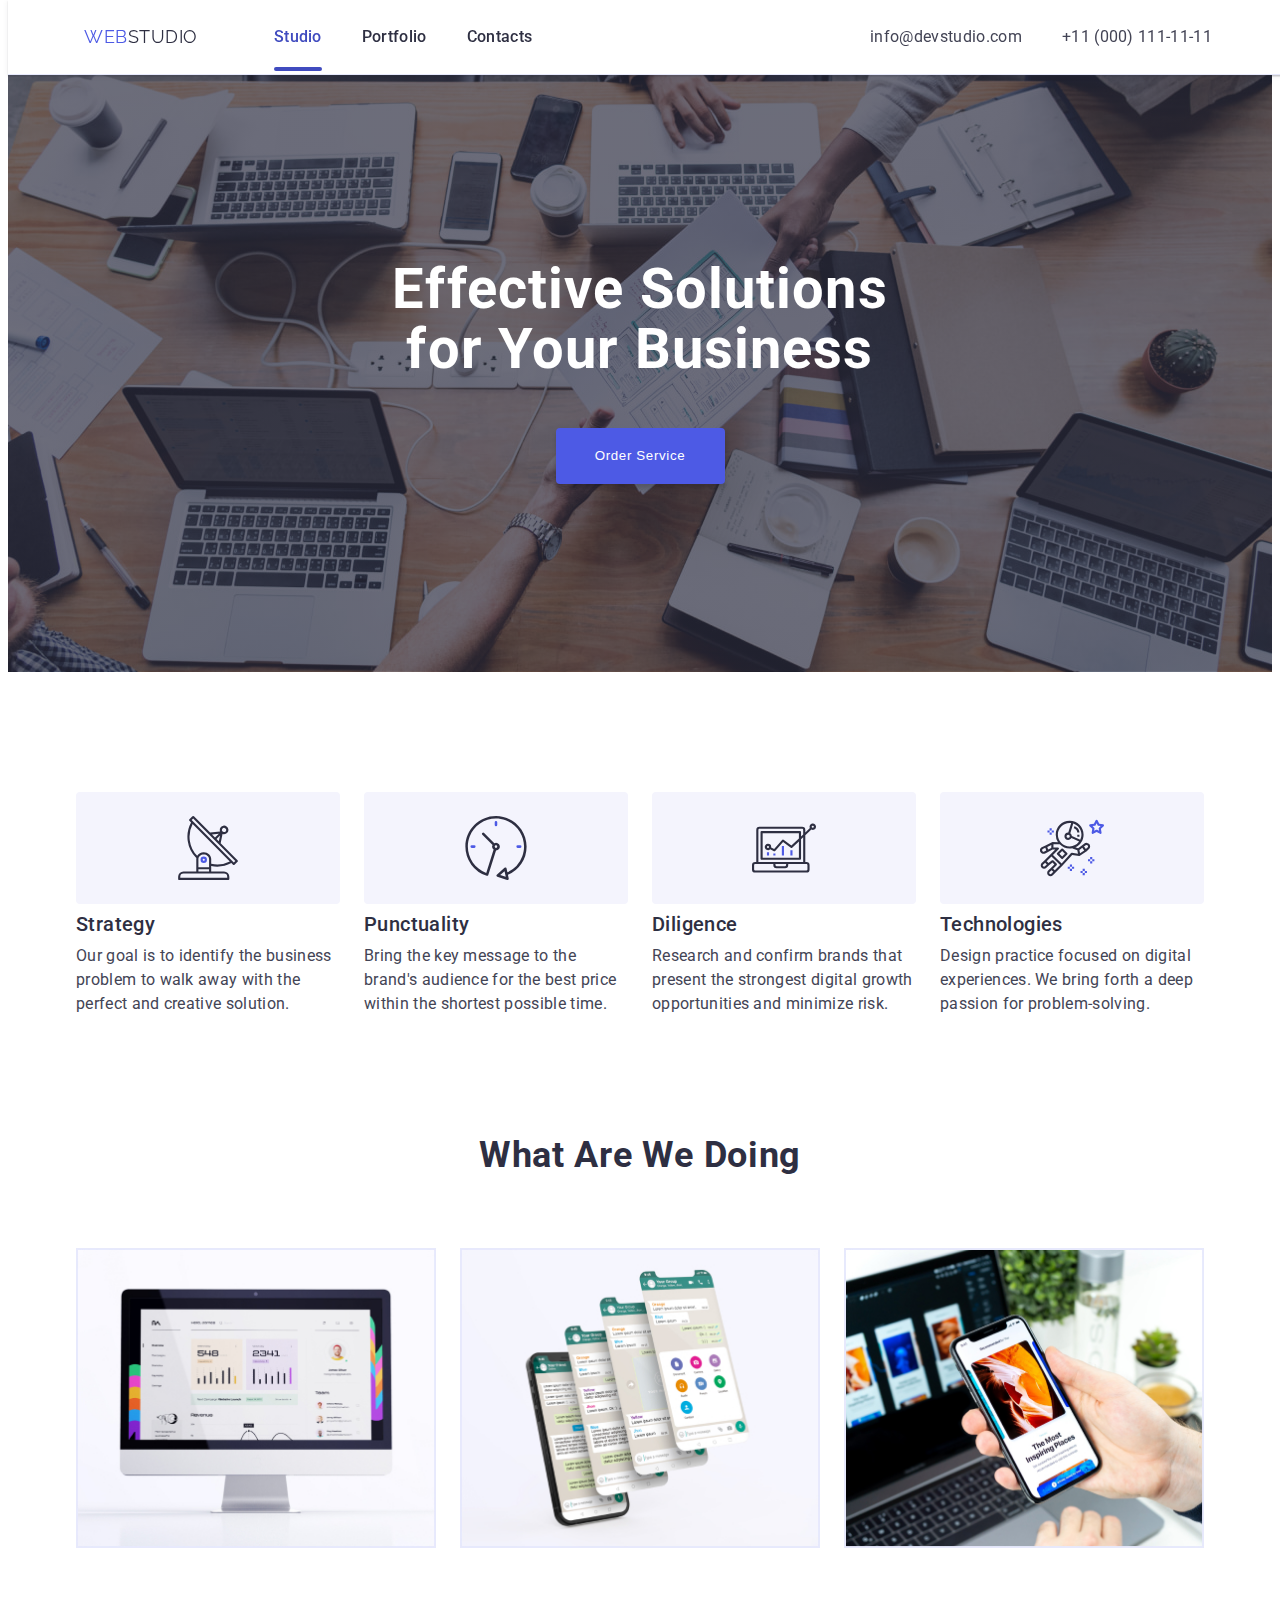
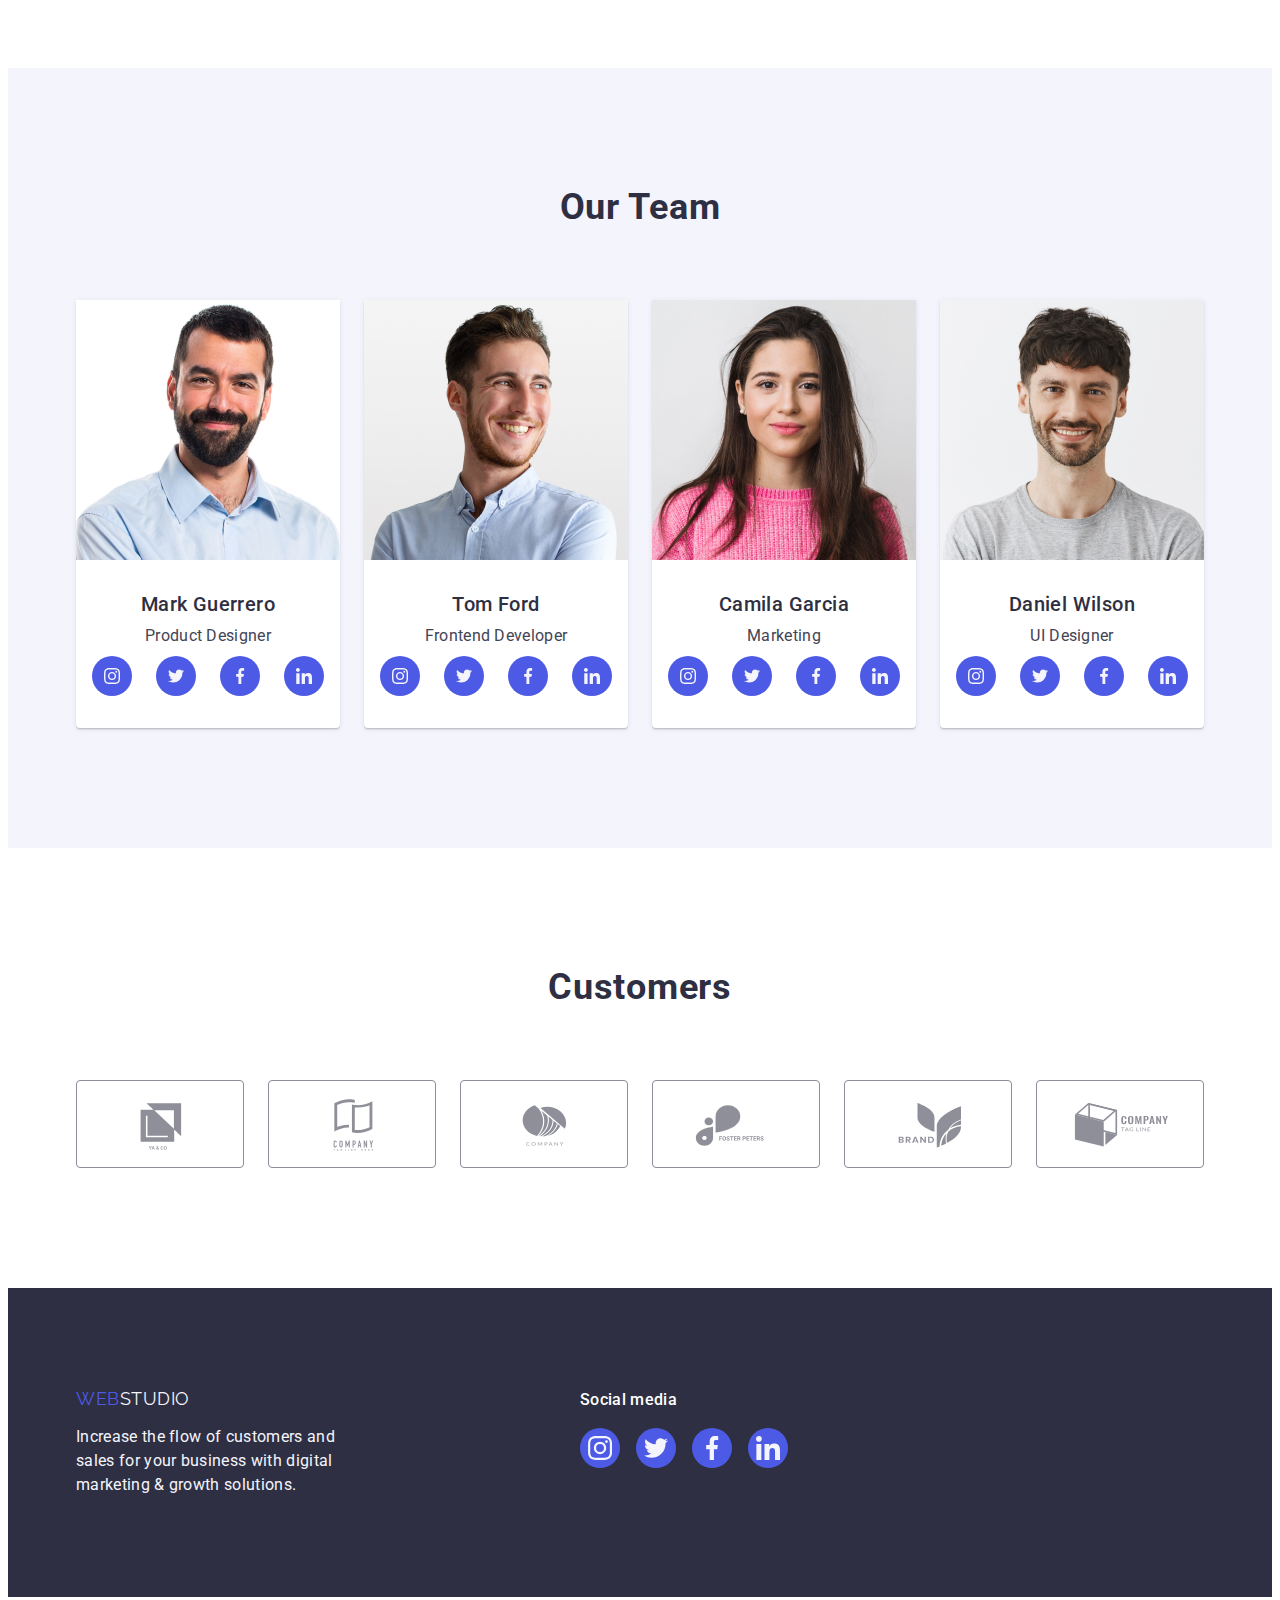
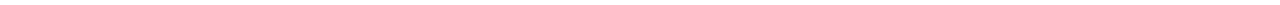
<file: index.html>
<!DOCTYPE html>
<html lang="en">
  <head>
    <meta charset="UTF-8" />
    <meta name="viewport" content="width=device-width, initial-scale=1.0" />
    <title>WebStudio</title>
    <link rel="preconnect" href="https://fonts.googleapis.com" />
    <link rel="preconnect" href="https://fonts.gstatic.com" crossorigin />
    <link
      href="https://fonts.googleapis.com/css2?family=Raleway:wght@800&family=Roboto:wght@400;500;700&display=swap"
      rel="stylesheet"
    />
    <link
      rel="stylesheet"
      href="https://cdnjs.cloudflare.com/ajax/libs/modern-normalize/2.0.0/modern-normalize.min.css"
      integrity="sha512-4xo8blKMVCiXpTaLzQSLSw3KFOVPWhm/TRtuPVc4WG6kUgjH6J03IBuG7JZPkcWMxJ5huwaBpOpnwYElP/m6wg=="
      crossorigin="anonymous"
      referrerpolicy="no-referrer"
    />
    <link rel="stylesheet" href="./css/styles.css" />
  </head>
  <body>
    <!-- Header -->
    <header class="top-line">
      <div class="header-container container">
        <nav class="navigation">
          <a class="logo link" href="./index.html"
            >Web<span class="logo-dark">Studio</span></a
          >
          <ul class="nav-list list">
            <li>
              <a class="nav-list-item current link" href="./index.html"
                >Studio</a
              >
            </li>
            <li>
              <a class="nav-list-item link" href="./portfolio.html"
                >Portfolio</a
              >
            </li>
            <li>
              <a class="nav-list-item link" href="">Contacts</a>
            </li>
          </ul>
        </nav>
        <address class="address">
          <ul class="address-list list">
            <li>
              <a class="list link" href="mailto:info@devstudio.com"
                >info@devstudio.com</a
              >
            </li>
            <li>
              <a class="list link" href="tel:+110001111111"
                >+11 (000) 111-11-11</a
              >
            </li>
          </ul>
        </address>
      </div>
    </header>
    <!-- Main -->
    <main>
      <!-- Hero image -->
      <section class="hero">
        <div class="container">
          <h1 class="hero-title">Effective Solutions for Your Business</h1>
          <button class="hero-button" type="button" data-modal-open>
            Order Service
          </button>
        </div>
      </section>
      <!-- Qualities section -->
      <section class="qualities-section">
        <div class="container">
          <h2 class="visually-hidden">Our advantages</h2>
          <ul class="qualities-list list">
            <li class="qualities-list-item">
              <div class="qualities-list-wrapper">
                <svg class="qualities-icon" width="64" height="64">
                  <use href="./images/icons.svg#icon-antenna"></use>
                </svg>
              </div>
              <h3 class="feature-title">Strategy</h3>
              <p class="feature-text">
                Our goal is to identify the business problem to walk away with
                the perfect and creative solution.
              </p>
            </li>
            <li class="qualities-list-item">
              <div class="qualities-list-wrapper">
                <svg class="qualities-icon" width="64" height="64">
                  <use href="./images/icons.svg#icon-clock"></use>
                </svg>
              </div>
              <h3 class="feature-title">Punctuality</h3>
              <p class="feature-text">
                Bring the key message to the brand's audience for the best price
                within the shortest possible time.
              </p>
            </li>
            <li class="qualities-list-item">
              <div class="qualities-list-wrapper">
                <svg class="qualities-icon" width="64" height="64">
                  <use href="./images/icons.svg#icon-diagram"></use>
                </svg>
              </div>
              <h3 class="feature-title">Diligence</h3>
              <p class="feature-text">
                Research and confirm brands that present the strongest digital
                growth opportunities and minimize risk.
              </p>
            </li>
            <li class="qualities-list-item">
              <div class="qualities-list-wrapper">
                <svg class="qualities-icon" width="64" height="64">
                  <use href="./images/icons.svg#icon-astronaut"></use>
                </svg>
              </div>
              <h3 class="feature-title">Technologies</h3>
              <p class="feature-text">
                Design practice focused on digital experiences. We bring forth a
                deep passion for problem-solving.
              </p>
            </li>
          </ul>
        </div>
      </section>
      <!-- Products section -->
      <section class="products-section">
        <div class="container">
          <h2 class="section-title products-title">What are we doing</h2>
          <ul class="products-list list">
            <li class="products-list-item">
              <img
                class="products-img"
                src="./images/section-2/rectangle-71-2.jpg"
                alt="example of a site on a desktop"
                width="360"
                height="300"
              />
            </li>
            <li class="products-list-item">
              <img
                class="products-img"
                src="./images/section-2/rectangle-71-1.jpg"
                alt="example of a site on a smartphone"
                width="360"
                height="300"
              />
            </li>
            <li class="products-list-item">
              <img
                class="products-img"
                src="./images/section-2/rectangle-71.jpg"
                alt="example of site synchronization on different devices"
                width="360"
                height="300"
              />
            </li>
          </ul>
        </div>
      </section>
      <!-- Team section -->
      <section class="team-section">
        <div class="container">
          <h2 class="section-title team-title">Our Team</h2>
          <ul class="team-list list">
            <li class="team-list-item">
              <img
                src="./images/section-3/img-3.jpg"
                alt="Mark Guerrero"
                width="264"
                height="260"
              />
              <div class="team-container">
                <h3 class="team-member">Mark Guerrero</h3>
                <p class="team-position">Product Designer</p>
                <ul class="social-list list">
                  <li class="social-list-item">
                    <a href="" class="social-list-link link">
                      <svg class="social-list-icon" width="16" height="16">
                        <use href="./images/icons.svg#icon-instagram"></use>
                      </svg>
                    </a>
                  </li>
                  <li class="social-list-item">
                    <a href="" class="social-list-link link">
                      <svg class="social-list-icon" width="16" height="16">
                        <use href="./images/icons.svg#icon-twitter"></use>
                      </svg>
                    </a>
                  </li>
                  <li class="social-list-item">
                    <a href="" class="social-list-link link">
                      <svg class="social-list-icon" width="16" height="16">
                        <use href="./images/icons.svg#icon-facebook"></use>
                      </svg>
                    </a>
                  </li>
                  <li class="social-list-item">
                    <a href="" class="social-list-link link">
                      <svg class="social-list-icon" width="16" height="16">
                        <use href="./images/icons.svg#icon-linkedin"></use>
                      </svg>
                    </a>
                  </li>
                </ul>
              </div>
            </li>
            <li class="team-list-item">
              <img
                src="./images/section-3/img-2.jpg"
                alt="Tom Ford"
                width="264"
                height="260"
              />
              <div class="team-container">
                <h3 class="team-member">Tom Ford</h3>
                <p class="team-position">Frontend Developer</p>
                <ul class="social-list list">
                  <li class="social-list-item">
                    <a href="" class="social-list-link link">
                      <svg class="social-list-icon" width="16" height="16">
                        <use href="./images/icons.svg#icon-instagram"></use>
                      </svg>
                    </a>
                  </li>
                  <li class="social-list-item">
                    <a href="" class="social-list-link link">
                      <svg class="social-list-icon" width="16" height="16">
                        <use href="./images/icons.svg#icon-twitter"></use>
                      </svg>
                    </a>
                  </li>
                  <li class="social-list-item">
                    <a href="" class="social-list-link link">
                      <svg class="social-list-icon" width="16" height="16">
                        <use href="./images/icons.svg#icon-facebook"></use>
                      </svg>
                    </a>
                  </li>
                  <li class="social-list-item">
                    <a href="" class="social-list-link link">
                      <svg class="social-list-icon" width="16" height="16">
                        <use href="./images/icons.svg#icon-linkedin"></use>
                      </svg>
                    </a>
                  </li>
                </ul>
              </div>
            </li>
            <li class="team-list-item">
              <img
                src="./images/section-3/img-1.jpg"
                alt="Camila Garcia"
                width="264"
                height="260"
              />
              <div class="team-container">
                <h3 class="team-member">Camila Garcia</h3>
                <p class="team-position">Marketing</p>
                <ul class="social-list list">
                  <li class="social-list-item">
                    <a href="" class="social-list-link link">
                      <svg class="social-list-icon" width="16" height="16">
                        <use href="./images/icons.svg#icon-instagram"></use>
                      </svg>
                    </a>
                  </li>
                  <li class="social-list-item">
                    <a href="" class="social-list-link link">
                      <svg class="social-list-icon" width="16" height="16">
                        <use href="./images/icons.svg#icon-twitter"></use>
                      </svg>
                    </a>
                  </li>
                  <li class="social-list-item">
                    <a href="" class="social-list-link link">
                      <svg class="social-list-icon" width="16" height="16">
                        <use href="./images/icons.svg#icon-facebook"></use>
                      </svg>
                    </a>
                  </li>
                  <li class="social-list-item">
                    <a href="" class="social-list-link link">
                      <svg class="social-list-icon" width="16" height="16">
                        <use href="./images/icons.svg#icon-linkedin"></use>
                      </svg>
                    </a>
                  </li>
                </ul>
              </div>
            </li>
            <li class="team-list-item">
              <img
                src="./images/section-3/img.jpg"
                alt="Daniel Wilson"
                width="264"
                height="260"
              />
              <div class="team-container">
                <h3 class="team-member">Daniel Wilson</h3>
                <p class="team-position">UI Designer</p>
                <ul class="social-list list">
                  <li class="social-list-item">
                    <a href="" class="social-list-link link">
                      <svg class="social-list-icon" width="16" height="16">
                        <use href="./images/icons.svg#icon-instagram"></use>
                      </svg>
                    </a>
                  </li>
                  <li class="social-list-item">
                    <a href="" class="social-list-link link">
                      <svg class="social-list-icon" width="16" height="16">
                        <use href="./images/icons.svg#icon-twitter"></use>
                      </svg>
                    </a>
                  </li>
                  <li class="social-list-item">
                    <a href="" class="social-list-link link">
                      <svg class="social-list-icon" width="16" height="16">
                        <use href="./images/icons.svg#icon-facebook"></use>
                      </svg>
                    </a>
                  </li>
                  <li class="social-list-item">
                    <a href="" class="social-list-link link">
                      <svg class="social-list-icon" width="16" height="16">
                        <use href="./images/icons.svg#icon-linkedin"></use>
                      </svg>
                    </a>
                  </li>
                </ul>
              </div>
            </li>
          </ul>
        </div>
      </section>
      <!-- Customers section -->
      <section class="customers-section">
        <div class="container">
          <h2 class="section-title customers-title">Customers</h2>
          <ul class="customers-list list">
            <li class="customers-list-item">
              <a href="" class="customers-list-link link">
                <svg class="customer-icon" width="104" height="56">
                  <use href="./images/icons.svg#icon-company-1"></use>
                </svg>
              </a>
            </li>
            <li class="customers-list-item">
              <a href="" class="customers-list-link link">
                <svg class="customer-icon" width="104" height="56">
                  <use href="./images/icons.svg#icon-company-2"></use>
                </svg>
              </a>
            </li>
            <li class="customers-list-item">
              <a href="" class="customers-list-link link">
                <svg class="customer-icon" width="104" height="56">
                  <use href="./images/icons.svg#icon-company-3"></use>
                </svg>
              </a>
            </li>
            <li class="customers-list-item">
              <a href="" class="customers-list-link link">
                <svg class="customer-icon" width="104" height="56">
                  <use href="./images/icons.svg#icon-company-4"></use>
                </svg>
              </a>
            </li>
            <li class="customers-list-item">
              <a href="" class="customers-list-link link">
                <svg class="customer-icon" width="104" height="56">
                  <use href="./images/icons.svg#icon-company-5"></use>
                </svg>
              </a>
            </li>
            <li class="customers-list-item">
              <a href="" class="customers-list-link link">
                <svg class="customer-icon" width="104" height="56">
                  <use href="./images/icons.svg#icon-company-6"></use>
                </svg>
              </a>
            </li>
          </ul>
        </div>
      </section>
    </main>
    <!-- Footer -->
    <footer class="footer">
      <div class="footer-container container">
        <div class="footer-logo-container">
          <a class="logo-footer logo link" href="./index.html"
            >Web<span class="logo-footer logo-white">Studio</span></a
          >
          <p class="footer-text">
            Increase the flow of customers and sales for your business with
            digital marketing & growth solutions.
          </p>
        </div>
        <div class="footer-social-container">
          <p class="footer-social-text">Social media</p>
          <ul class="footer-customers-list list">
            <li class="footer-customers-list-item">
              <a href="" class="social-list-link social-footer-link link">
                <svg class="social-list-icon" width="24" height="24">
                  <use href="./images/icons.svg#icon-instagram"></use>
                </svg>
              </a>
            </li>
            <li class="footer-customers-list-item">
              <a href="" class="social-list-link social-footer-link link">
                <svg class="social-list-icon" width="24" height="24">
                  <use href="./images/icons.svg#icon-twitter"></use>
                </svg>
              </a>
            </li>
            <li class="footer-customers-list-item">
              <a href="" class="social-list-link social-footer-link link">
                <svg class="social-list-icon" width="24" height="24">
                  <use href="./images/icons.svg#icon-facebook"></use>
                </svg>
              </a>
            </li>
            <li class="footer-customers-list-item">
              <a href="" class="social-list-link social-footer-link link">
                <svg class="social-list-icon" width="24" height="24">
                  <use href="./images/icons.svg#icon-linkedin"></use>
                </svg>
              </a>
            </li>
          </ul>
        </div>
      </div>
    </footer>
    <!-- Modal window -->
    <div class="backdrop is-hidden" data-modal>
      <div class="modal">
        <button class="modal-btn" type="button" data-modal-close>
          <svg class="modal-btn-icon" width="8" height="8">
            <use href="./images/icons.svg#icon-close-black"></use>
          </svg>
        </button>
      </div>
    </div>
    <script src="./js/modal.js"></script>
  </body>
</html>
</file>
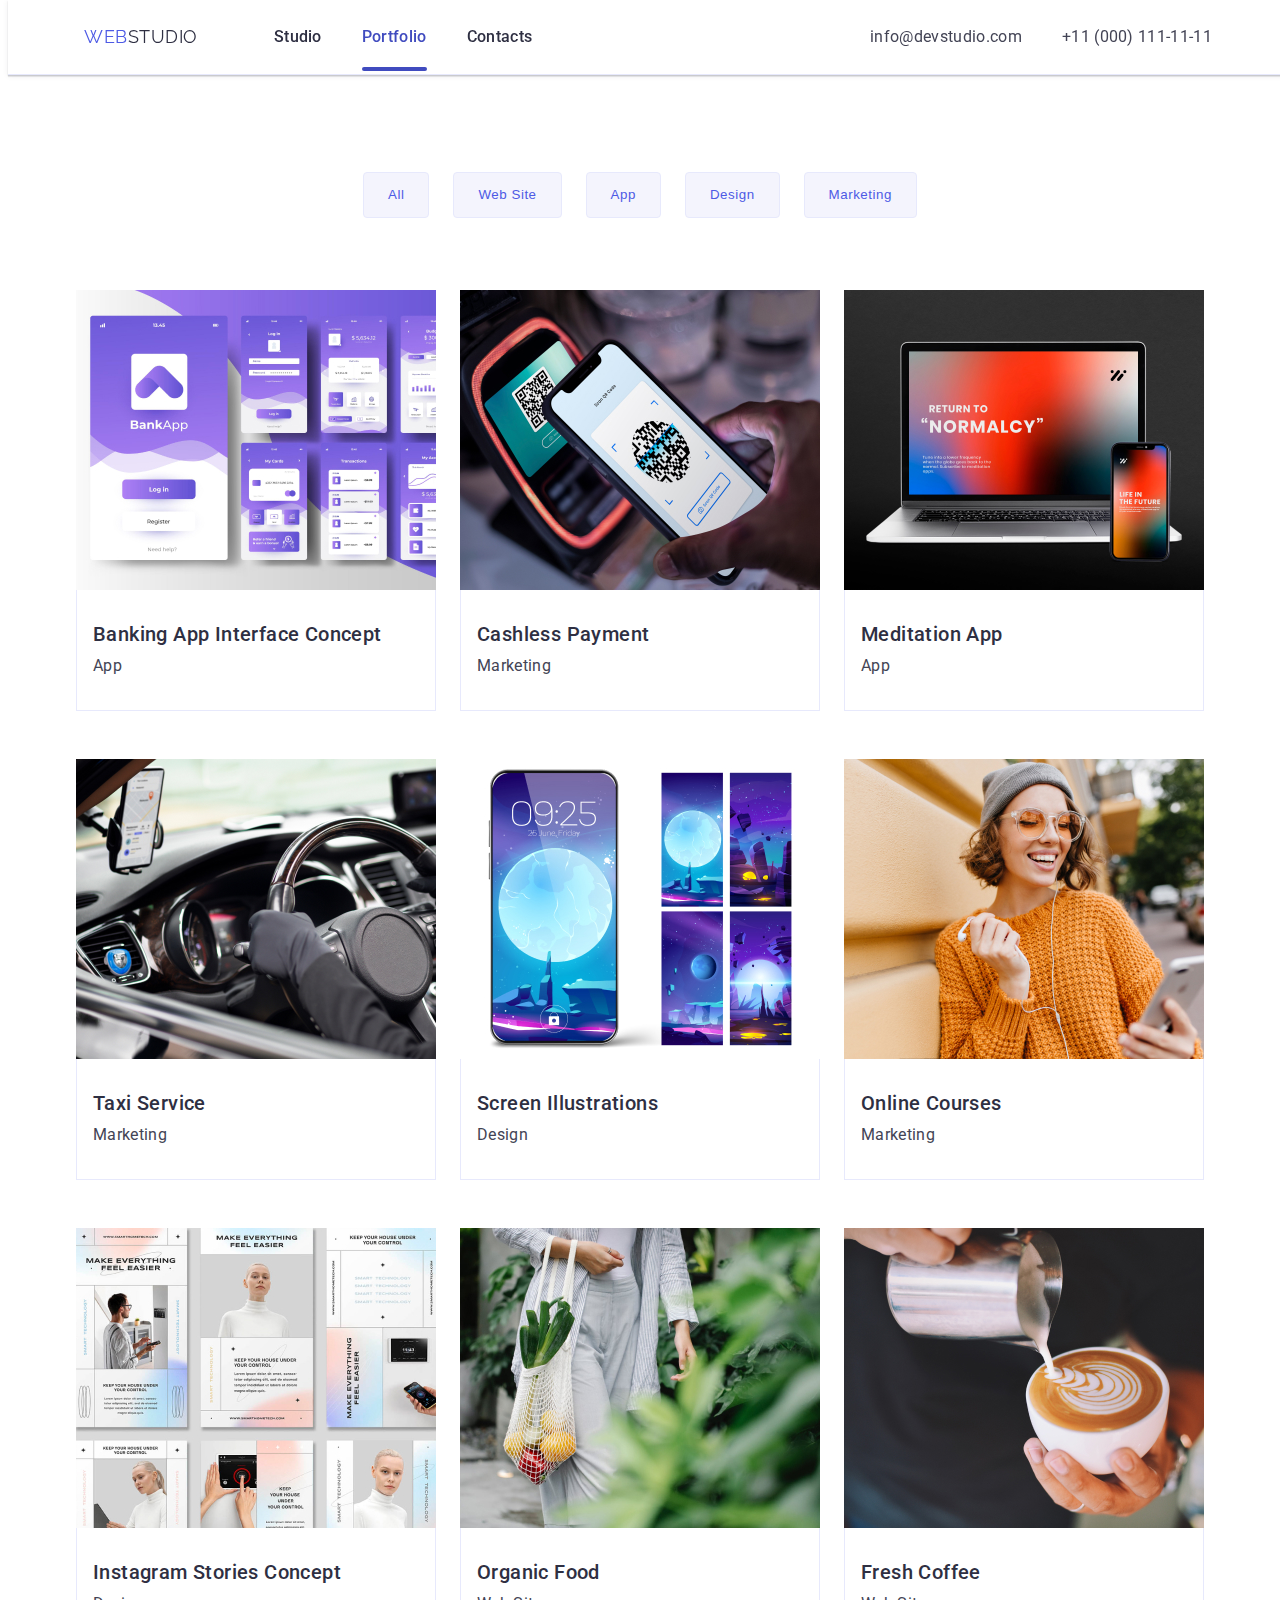
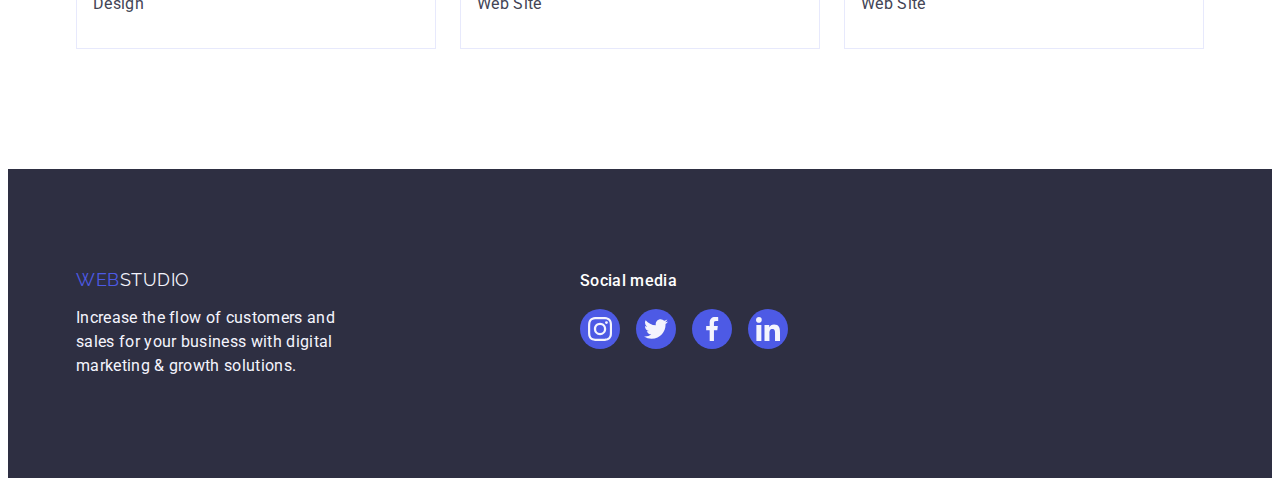
<file: portfolio.html>
<!DOCTYPE html>
<html lang="en">
  <head>
    <meta charset="UTF-8" />
    <meta name="viewport" content="width=device-width, initial-scale=1.0" />
    <title>WebStudio</title>
    <link rel="preconnect" href="https://fonts.googleapis.com" />
    <link rel="preconnect" href="https://fonts.gstatic.com" crossorigin />
    <link
      href="https://fonts.googleapis.com/css2?family=Raleway:wght@800&family=Roboto:wght@400;500;700&display=swap"
      rel="stylesheet"
    />
    <link
      rel="stylesheet"
      href="https://cdnjs.cloudflare.com/ajax/libs/modern-normalize/2.0.0/modern-normalize.min.css"
      integrity="sha512-4xo8blKMVCiXpTaLzQSLSw3KFOVPWhm/TRtuPVc4WG6kUgjH6J03IBuG7JZPkcWMxJ5huwaBpOpnwYElP/m6wg=="
      crossorigin="anonymous"
      referrerpolicy="no-referrer"
    />
    <link rel="stylesheet" href="./css/styles.css" />
  </head>
  <body>
    <header class="top-line">
      <div class="header-container container">
        <nav class="navigation">
          <a class="logo link" href="./index.html"
            >Web<span class="logo-dark">Studio</span></a
          >
          <ul class="nav-list list">
            <li>
              <a class="nav-list-item link" href="./index.html">Studio</a>
            </li>
            <li>
              <a class="nav-list-item current link" href="./portfolio.html"
                >Portfolio</a
              >
            </li>
            <li>
              <a class="nav-list-item link" href="">Contacts</a>
            </li>
          </ul>
        </nav>
        <address class="address">
          <ul class="address-list list">
            <li>
              <a class="list link" href="mailto:info@devstudio.com"
                >info@devstudio.com</a
              >
            </li>
            <li>
              <a class="list link" href="tel:+110001111111"
                >+11 (000) 111-11-11</a
              >
            </li>
          </ul>
        </address>
      </div>
    </header>
    <main>
      <section class="portfolio-section">
        <div class="container">
          <h1 class="visually-hidden">Our portfolios</h1>
          <ul class="filter-list list">
            <li><button class="filter-btn" type="button">All</button></li>
            <li><button class="filter-btn" type="button">Web Site</button></li>
            <li><button class="filter-btn" type="button">App</button></li>
            <li><button class="filter-btn" type="button">Design</button></li>
            <li><button class="filter-btn" type="button">Marketing</button></li>
          </ul>
          <ul class="card-set list">
            <li class="card-set-item">
              <a class="card-set-link link" href="./portfolio.html">
                <div class="card-set-box">
                  <img
                    src="./images/section-4/img-1.jpg"
                    alt="Banking App Interface Concept"
                    width="360"
                    height="300"
                  />
                  <p class="overlay">
                    14 Stylish and User-Friendly App Design Concepts · Task
                    Manager App · Calorie Tracker App · Exotic Fruit Ecommerce
                    App · Cloud Storage App
                  </p>
                </div>
                <div class="portfolio-container">
                  <h2 class="app-title">Banking App Interface Concept</h2>
                  <p class="app-descr">App</p>
                </div>
              </a>
            </li>
            <li class="card-set-item">
              <a class="card-set-link link" href="./portfolio.html">
                <div class="card-set-box">
                  <img
                    src="./images/section-4/img-2.jpg"
                    alt="Cashless Payment"
                    width="360"
                    height="300"
                  />
                  <p class="overlay">
                    14 Stylish and User-Friendly App Design Concepts · Task
                    Manager App · Calorie Tracker App · Exotic Fruit Ecommerce
                    App · Cloud Storage App
                  </p>
                </div>
                <div class="portfolio-container">
                  <h2 class="app-title">Cashless Payment</h2>
                  <p class="app-descr">Marketing</p>
                </div>
              </a>
            </li>
            <li class="card-set-item">
              <a class="card-set-link link" href="./portfolio.html">
                <div class="card-set-box">
                  <img
                    src="./images/section-4/img-3.jpg"
                    alt="Meditation App"
                    width="360"
                    height="300"
                  />
                  <p class="overlay">
                    14 Stylish and User-Friendly App Design Concepts · Task
                    Manager App · Calorie Tracker App · Exotic Fruit Ecommerce
                    App · Cloud Storage App
                  </p>
                </div>
                <div class="portfolio-container">
                  <h2 class="app-title">Meditation App</h2>
                  <p class="app-descr">App</p>
                </div>
              </a>
            </li>
            <li class="card-set-item">
              <a class="card-set-link link" href="./portfolio.html">
                <div class="card-set-box">
                  <img
                    src="./images/section-4/img-4.jpg"
                    alt="Taxi Service"
                    width="360"
                    height="300"
                  />
                  <p class="overlay">
                    14 Stylish and User-Friendly App Design Concepts · Task
                    Manager App · Calorie Tracker App · Exotic Fruit Ecommerce
                    App · Cloud Storage App
                  </p>
                </div>
                <div class="portfolio-container">
                  <h2 class="app-title">Taxi Service</h2>
                  <p class="app-descr">Marketing</p>
                </div>
              </a>
            </li>
            <li class="card-set-item">
              <a class="card-set-link link" href="./portfolio.html">
                <div class="card-set-box">
                  <img
                    src="./images/section-4/img-5.jpg"
                    alt="Screen Illustrations"
                    width="360"
                    height="300"
                  />
                  <p class="overlay">
                    14 Stylish and User-Friendly App Design Concepts · Task
                    Manager App · Calorie Tracker App · Exotic Fruit Ecommerce
                    App · Cloud Storage App
                  </p>
                </div>
                <div class="portfolio-container">
                  <h2 class="app-title">Screen Illustrations</h2>
                  <p class="app-descr">Design</p>
                </div>
              </a>
            </li>
            <li class="card-set-item">
              <a class="card-set-link link" href="./portfolio.html">
                <div class="card-set-box">
                  <img
                    src="./images/section-4/img-6.jpg"
                    alt="Online Courses"
                    width="360"
                    height="300"
                  />
                  <p class="overlay">
                    14 Stylish and User-Friendly App Design Concepts · Task
                    Manager App · Calorie Tracker App · Exotic Fruit Ecommerce
                    App · Cloud Storage App
                  </p>
                </div>
                <div class="portfolio-container">
                  <h2 class="app-title">Online Courses</h2>
                  <p class="app-descr">Marketing</p>
                </div>
              </a>
            </li>
            <li class="card-set-item">
              <a class="card-set-link link" href="./portfolio.html">
                <div class="card-set-box">
                  <img
                    src="./images/section-4/img-7.jpg"
                    alt="Instagram Stories Concept"
                    width="360"
                    height="300"
                  />
                  <p class="overlay">
                    14 Stylish and User-Friendly App Design Concepts · Task
                    Manager App · Calorie Tracker App · Exotic Fruit Ecommerce
                    App · Cloud Storage App
                  </p>
                </div>
                <div class="portfolio-container">
                  <h2 class="app-title">Instagram Stories Concept</h2>
                  <p class="app-descr">Design</p>
                </div>
              </a>
            </li>
            <li class="card-set-item">
              <a class="card-set-link link" href="./portfolio.html">
                <div class="card-set-box">
                  <img
                    src="./images/section-4/img-8.jpg"
                    alt="Organic Food"
                    width="360"
                    height="300"
                  />
                  <p class="overlay">
                    14 Stylish and User-Friendly App Design Concepts · Task
                    Manager App · Calorie Tracker App · Exotic Fruit Ecommerce
                    App · Cloud Storage App
                  </p>
                </div>
                <div class="portfolio-container">
                  <h2 class="app-title">Organic Food</h2>
                  <p class="app-descr">Web Site</p>
                </div>
              </a>
            </li>
            <li class="card-set-item">
              <a class="card-set-link link" href="./portfolio.html">
                <div class="card-set-box">
                  <img
                    src="./images/section-4/img-9.jpg"
                    alt="Fresh Coffee"
                    width="360"
                    height="300"
                  />
                  <p class="overlay">
                    14 Stylish and User-Friendly App Design Concepts · Task
                    Manager App · Calorie Tracker App · Exotic Fruit Ecommerce
                    App · Cloud Storage App
                  </p>
                </div>
                <div class="portfolio-container">
                  <h2 class="app-title">Fresh Coffee</h2>
                  <p class="app-descr">Web Site</p>
                </div>
              </a>
            </li>
          </ul>
        </div>
      </section>
    </main>
    <footer class="footer">
      <div class="footer-container container">
        <div class="footer-logo-container">
          <a class="logo-footer logo link" href="./index.html"
            >Web<span class="logo-footer logo-white">Studio</span></a
          >
          <p class="footer-text">
            Increase the flow of customers and sales for your business with
            digital marketing & growth solutions.
          </p>
        </div>
        <div class="footer-social-container">
          <p class="footer-social-text">Social media</p>
          <ul class="footer-customers-list list">
            <li class="footer-customers-list-item">
              <a href="" class="social-list-link social-footer-link link">
                <svg class="social-list-icon" width="24" height="24">
                  <use href="./images/icons.svg#icon-instagram"></use>
                </svg>
              </a>
            </li>
            <li class="footer-customers-list-item">
              <a href="" class="social-list-link social-footer-link link">
                <svg class="social-list-icon" width="24" height="24">
                  <use href="./images/icons.svg#icon-twitter"></use>
                </svg>
              </a>
            </li>
            <li class="footer-customers-list-item">
              <a href="" class="social-list-link social-footer-link link">
                <svg class="social-list-icon" width="24" height="24">
                  <use href="./images/icons.svg#icon-facebook"></use>
                </svg>
              </a>
            </li>
            <li class="footer-customers-list-item">
              <a href="" class="social-list-link social-footer-link link">
                <svg class="social-list-icon" width="24" height="24">
                  <use href="./images/icons.svg#icon-linkedin"></use>
                </svg>
              </a>
            </li>
          </ul>
        </div>
      </div>
    </footer>
  </body>
</html>
</file>
<file: css/styles.css>
:root {
  --primary-brand: #4d5ae5;
  --pressed-state: #404bbf;
  --dark: #2e2f42;
  --text: #434455;
  --cornflower: #e7e9fc;
  --cloud: #f4f4fd;
  --items: 3;
  --indent: 24px;
}

*,
*::before,
*::after {
  box-sizing: border-box;
}

body {
  font-family: "Roboto", sans-serif;
  background-color: #ffffff;
  color: var(--text);
}

h1,
h2,
h3,
h4,
h5,
h6 {
  margin: 0;
}

p {
  margin: 0;
}

img {
  display: block;
}

.card-set {
  display: flex;
  flex-wrap: wrap;
  row-gap: 48px;
  column-gap: var(--indent);
}

.card-set-item {
  flex-basis: calc((100% - var(--indent) * (var(--items) - 1)) / var(--items));
}

.link {
  text-decoration: none;
  color: inherit;
  transition: color 250ms cubic-bezier(0.4, 0, 0.2, 1);
}

.link:hover,
.link:focus {
  color: var(--pressed-state);
}

.list {
  margin: 0;
  padding: 0;
  list-style: none;
}

.container {
  max-width: 1158px;
  padding: 0 15px;
  margin: 0 auto;
}

.visually-hidden {
  position: absolute;
  width: 1px;
  height: 1px;
  margin: -1px;
  border: 0;
  padding: 0;
  white-space: nowrap;
  clip-path: inset(100%);
  clip: rect(0 0 0 0);
  overflow: hidden;
}

/* Header */

.top-line {
  position: fixed;
  z-index: 999;
  top: 0;
  width: 100%;
  background: #fff;
  border-bottom: 1px solid var(--cornflower);
  box-shadow: 0px 1px 6px 0px rgba(46, 47, 66, 0.08),
    0px 1px 1px 0px rgba(46, 47, 66, 0.16),
    0px 2px 1px 0px rgba(46, 47, 66, 0.08);
}

.header-container {
  display: flex;
  justify-content: space-between;
}

.navigation {
  display: flex;
  align-items: center;
}

.logo {
  color: var(--primary-brand);
  font-family: "Raleway", sans-serif;
  font-size: 18px;
  line-height: 1.17;
  letter-spacing: 0.54px;
  text-transform: uppercase;
  margin-right: 76px;
}

.logo:hover,
.logo:focus {
  color: var(--primary-brand);
}

.logo-dark {
  color: var(--dark);
}

.nav-list {
  display: flex;
  gap: 40px;
  color: var(--dark);
  font-weight: 500;
  line-height: 24px;
  letter-spacing: 0.32px;
}

.nav-list-item {
  position: relative;
  padding: 24px 0;
}

.nav-list-item::after {
  content: "";
  position: absolute;
  bottom: -1px;
  left: 0;
  display: block;
  width: 100%;
  height: 4px;
  border-radius: 2px;
}

.nav-list-item.current::after {
  background-color: var(--pressed-state);
}

.current {
  color: var(--pressed-state);
}

.address {
  font-style: normal;
  padding: 25px 0;
}

.address-list {
  display: flex;
  gap: 40px;
  line-height: 24px;
  letter-spacing: 0.32px;
}

/* Main Page */

.hero {
  max-width: 1440px;
  margin-left: auto;
  margin-right: auto;
  margin-top: 72px;
  padding: 188px 0;
  background-color: var(--dark);
  background-image: linear-gradient(
      rgba(46, 47, 66, 0.7),
      rgba(46, 47, 66, 0.7)
    ),
    url(../images/section-1/people-office.jpg);
  background-repeat: no-repeat;
  background-position: center;
  background-size: cover;
}

.hero-title {
  max-width: 496px;
  margin: 0 auto;
  margin-bottom: 48px;
  color: #fff;
  text-align: center;
  font-size: 56px;
  line-height: 1.07;
  letter-spacing: 1.12px;
}

.hero-button {
  display: block;
  min-width: 169px;
  margin: 0 auto;
  padding: 16px 32px;
  border-radius: 4px;
  box-shadow: 0px 4px 4px 0px rgba(0, 0, 0, 0.15);
  border: none;
  background-color: var(--primary-brand);
  cursor: pointer;
  color: #fff;
  font-weight: 500;
  line-height: 24px;
  letter-spacing: 0.64px;
  transition: background-color 250ms cubic-bezier(0.4, 0, 0.2, 1);
}

.hero-button:hover,
.hero-button:focus {
  background-color: var(--pressed-state);
}

.qualities-section {
  padding: 120px 0;
}

.qualities-list {
  display: flex;
  gap: 24px;
}

.qualities-list-item {
  flex-basis: calc((100% - 24px * 3) / 4);
}

.qualities-list-wrapper {
  display: flex;
  align-items: center;
  justify-content: center;
  max-width: 264px;
  max-height: 112px;
  padding: 24px 100px;
  margin-bottom: 8px;
  border-radius: 4px;
  background: var(--cloud);
}

.feature-title {
  margin-bottom: 8px;
  color: var(--dark);
  font-size: 20px;
  font-weight: 500;
  line-height: 24px;
  letter-spacing: 0.4px;
}

.feature-text {
  line-height: 1.5;
  letter-spacing: 0.02em;
}

.section-title {
  color: var(--dark);
  text-align: center;
  font-size: 36px;
  line-height: 1.11;
  letter-spacing: 0.02em;
  text-transform: capitalize;
}

.products-section {
  padding-bottom: 120px;
}

.products-title {
  margin-bottom: 72px;
}

.products-list {
  display: flex;
  gap: 24px;
}

.products-img {
  border: 1px solid var(--cornflower);
}

.team-section {
  padding: 120px 0;
  background-color: var(--cloud);
}

.team-title {
  margin-bottom: 72px;
}

.team-list {
  display: flex;
  gap: 24px;
}

.team-list-item {
  background-color: #ffffff;
  border-radius: 0px 0px 4px 4px;
  box-shadow: 0px 2px 1px 0px rgba(46, 47, 66, 0.08),
    0px 1px 1px 0px rgba(46, 47, 66, 0.16),
    0px 1px 6px 0px rgba(46, 47, 66, 0.08);
}

.team-container {
  padding: 32px 0;
}

.team-member {
  margin-bottom: 8px;
  color: var(--dark);
  text-align: center;
  font-size: 20px;
  font-weight: 500;
  line-height: 24px;
  letter-spacing: 0.4px;
}

.team-position {
  text-align: center;
  font-size: 16px;
  line-height: 24px;
  letter-spacing: 0.32px;
  margin-bottom: 8px;
}

.social-list {
  display: flex;
  gap: 24px;
  justify-content: center;
}

.social-list-link {
  display: flex;
  align-items: center;
  justify-content: center;
  width: 40px;
  height: 40px;
  background-color: var(--primary-brand);
  border-radius: 50%;
  transition: background-color 250ms cubic-bezier(0.4, 0, 0.2, 1);
}

.social-list-link:hover,
.social-list-link:focus {
  background-color: var(--pressed-state);
}

.social-list-link.social-footer-link:hover,
.social-list-link.social-footer-link:focus {
  background-color: #31d0aa;
}

.social-list-icon {
  fill: var(--cloud);
}

.customers-section {
  padding: 120px 0;
}

.customers-title {
  margin-bottom: 72px;
}

.customers-list {
  display: flex;
  gap: 24px;
  justify-content: center;
}

.customers-list-link {
  display: flex;
  align-items: center;
  justify-content: center;
  padding: 16px 32px;
  max-width: 168px;
  max-height: 88px;
  border: 1px solid #8e8f99;
  border-radius: 4px;
  color: #8e8f99;
  transition: border-color 250ms cubic-bezier(0.4, 0, 0.2, 1),
    color 250ms cubic-bezier(0.4, 0, 0.2, 1);
}

.customers-list-link:hover,
.customers-list-link:focus {
  border-color: var(--pressed-state);
  color: var(--pressed-state);
}

.customer-icon {
  fill: currentColor;
}

/* Portfolio */

.portfolio-section {
  margin-top: 72px;
  padding-top: 100px;
  padding-bottom: 120px;
}

.filter-list {
  display: flex;
  gap: 24px;
  justify-content: center;
  margin-bottom: 72px;
}

.filter-btn {
  padding: 12px 24px;
  border-radius: 4px;
  border: 1px solid var(--cornflower);
  background-color: var(--cloud);
  cursor: pointer;
  color: var(--primary-brand);
  text-align: center;
  font-weight: 500;
  line-height: 1.5;
  letter-spacing: 0.04em;
  transition: color 250ms cubic-bezier(0.4, 0, 0.2, 1),
    background-color 250ms cubic-bezier(0.4, 0, 0.2, 1),
    border-color 250ms cubic-bezier(0.4, 0, 0.2, 1),
    box-shadow 250ms cubic-bezier(0.4, 0, 0.2, 1);
}

.filter-btn:hover,
.filter-btn:focus {
  background-color: var(--pressed-state);
  color: #ffffff;
  border: 1px solid transparent;
  box-shadow: 0px 2px 2px 0px rgba(0, 0, 0, 0.12),
    0px 2px 1px 0px rgba(0, 0, 0, 0.08), 0px 3px 1px 0px rgba(0, 0, 0, 0.1);
}

.card-set-link {
  display: block;
  transition: box-shadow 250ms cubic-bezier(0.4, 0, 0.2, 1);
}

.card-set-link:hover,
.card-set-link:focus {
  color: inherit;
  box-shadow: 0px 2px 1px 0px rgba(46, 47, 66, 0.08),
    0px 1px 1px 0px rgba(46, 47, 66, 0.16),
    0px 1px 6px 0px rgba(46, 47, 66, 0.08);
}

.card-set-box {
  position: relative;
  overflow: hidden;
}

.overlay {
  position: absolute;
  top: 0;
  left: 0;
  width: 100%;
  height: 100%;
  padding: 40px 32px;
  transform: translateY(100%);
  transition: transform 250ms cubic-bezier(0.4, 0, 0.2, 1);
  background-color: var(--primary-brand);
  color: var(--cloud);
  line-height: 24px;
  letter-spacing: 0.32px;
}

.card-set-link:hover .overlay,
.card-set-link:focus .overlay {
  transform: translateY(0);
}

.portfolio-container {
  padding: 32px 16px;
  border: 1px solid var(--cornflower);
  border-top: none;
}

.app-title {
  margin-bottom: 8px;
  color: var(--dark);
  font-size: 20px;
  font-style: normal;
  font-weight: 500;
  line-height: 24px;
  letter-spacing: 0.4px;
}

.app-descr {
  font-size: 16px;
  font-style: normal;
  font-weight: 400;
  line-height: 24px;
  letter-spacing: 0.32px;
}

/* Footer */

.footer {
  padding: 100px 0;
  background-color: var(--dark);
}

.footer-container {
  display: flex;
  align-items: baseline;
  gap: 120px;
}

.footer-logo-container {
  margin-right: 120px;
}

.logo-footer {
  display: inline-block;
  margin-bottom: 16px;
}

.logo-white {
  margin: 0;
  color: var(--cloud);
}

.footer-text {
  max-width: 264px;
  color: var(--cloud);
  line-height: 24px;
  letter-spacing: 0.32px;
}

.footer-social-text {
  color: #fff;
  font-weight: 500;
  line-height: 24px;
  letter-spacing: 0.32px;
  margin-bottom: 16px;
}

.footer-customers-list {
  display: flex;
  gap: 16px;
  justify-content: center;
}

/* Modal */

.backdrop {
  position: fixed;
  z-index: 999;
  top: 0;
  left: 0;
  width: 100%;
  height: 100%;
  background: rgba(46, 47, 66, 0.4);
  transition: opacity 250ms cubic-bezier(0.4, 0, 0.2, 1),
    visibility 250ms cubic-bezier(0.4, 0, 0.2, 1);
}

.backdrop.is-hidden {
  opacity: 0;
  pointer-events: none;
  visibility: hidden;
}

.modal {
  position: absolute;
  top: 50%;
  left: 50%;
  transform: translate(-50%, -50%) scale(1);
  width: 408px;
  min-height: 584px;
  border-radius: 4px;
  background-color: #fcfcfc;
  box-shadow: 0px 2px 1px 0px rgba(0, 0, 0, 0.2),
    0px 1px 3px 0px rgba(0, 0, 0, 0.12), 0px 1px 1px 0px rgba(0, 0, 0, 0.14);
  transition: transform 250ms cubic-bezier(0.4, 0, 0.2, 1);
}

.backdrop.is-hidden .modal {
  transform: translate(-50%, -70%);
}

.modal-btn {
  position: absolute;
  top: 24px;
  right: 24px;
  display: flex;
  align-items: center;
  justify-content: center;
  width: 24px;
  height: 24px;
  padding: 0;
  border-radius: 50%;
  background-color: var(--cornflower);
  border: 1px solid rgba(0, 0, 0, 0.1);
  cursor: pointer;
  transition: background-color 250ms cubic-bezier(0.4, 0, 0.2, 1),
    border 250ms cubic-bezier(0.4, 0, 0.2, 1);
}

.modal-btn:hover,
.modal-btn:focus {
  background-color: var(--pressed-state);
  border: none;
}

.modal-btn-icon {
  transition: fill 250ms cubic-bezier(0.4, 0, 0.2, 1);
}

.modal-btn:hover .modal-btn-icon,
.modal-btn:focus .modal-btn-icon {
  fill: #ffffff;
}
</file>
